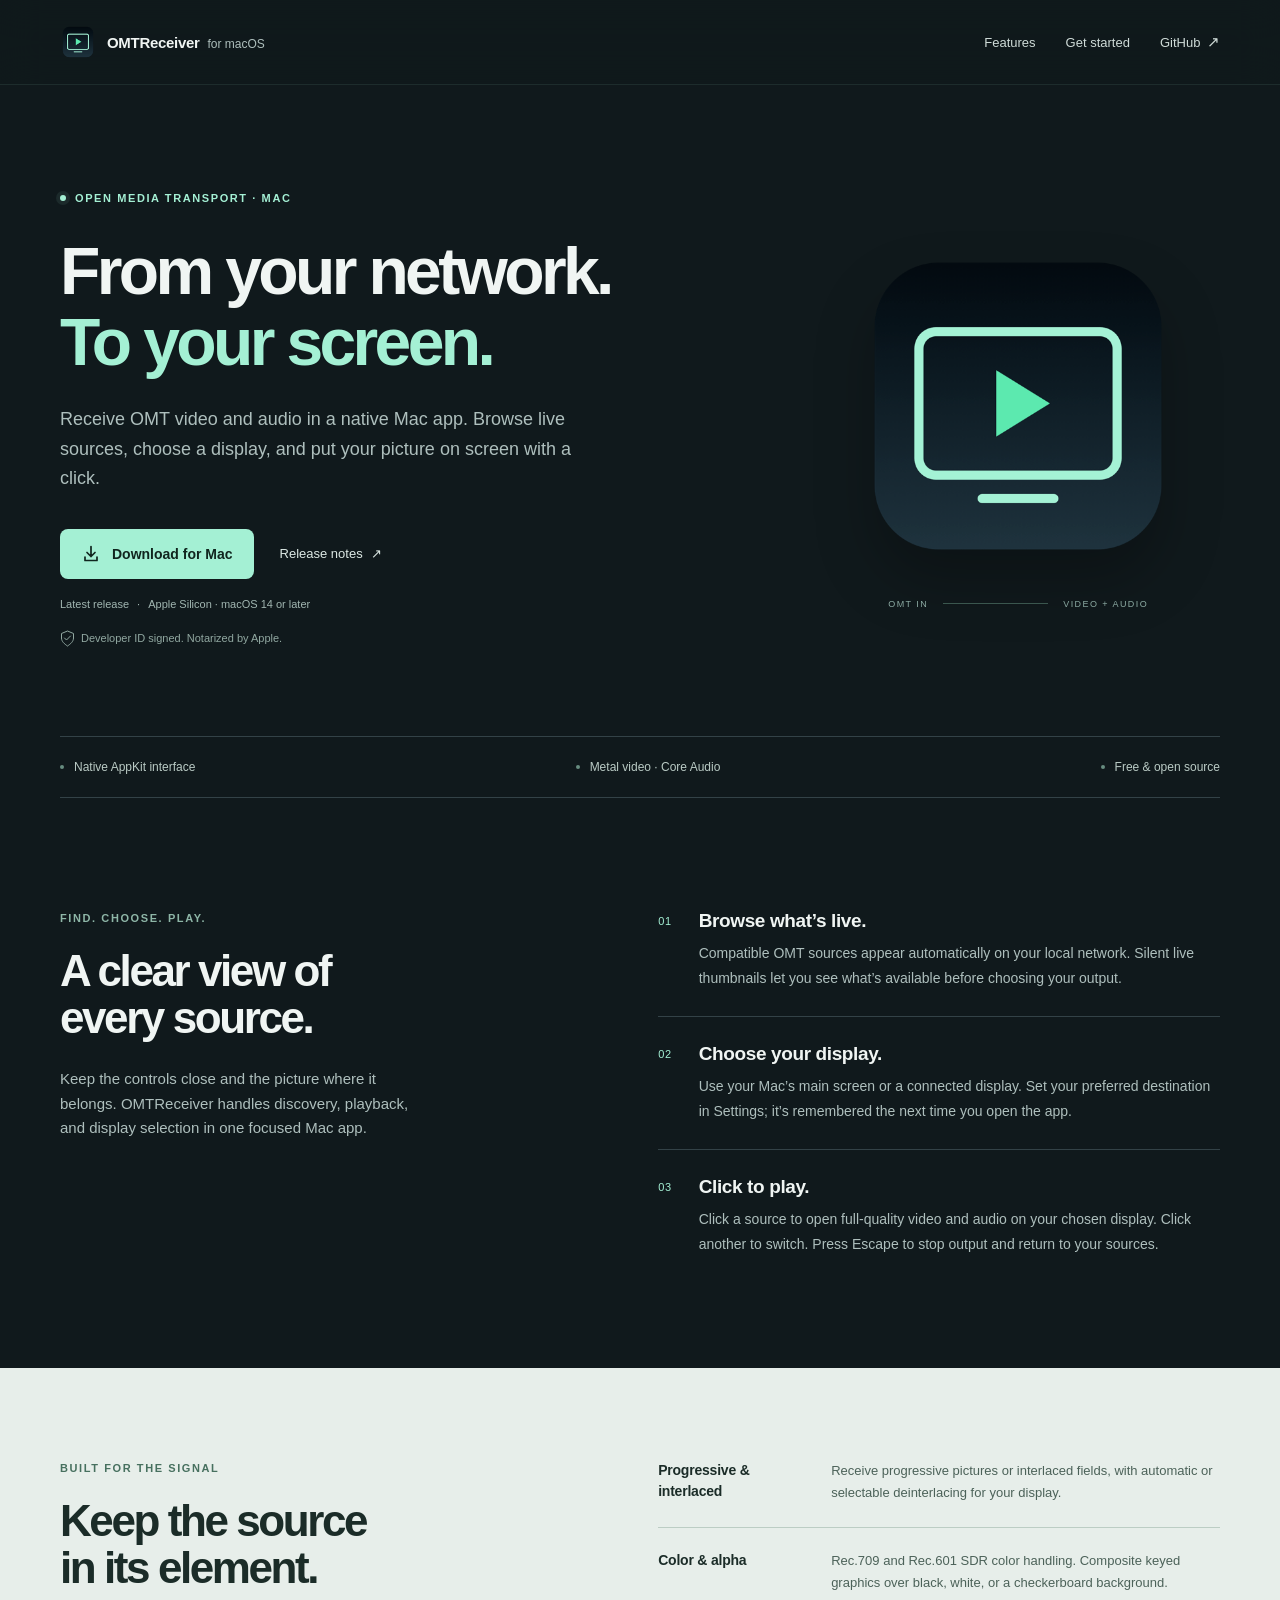
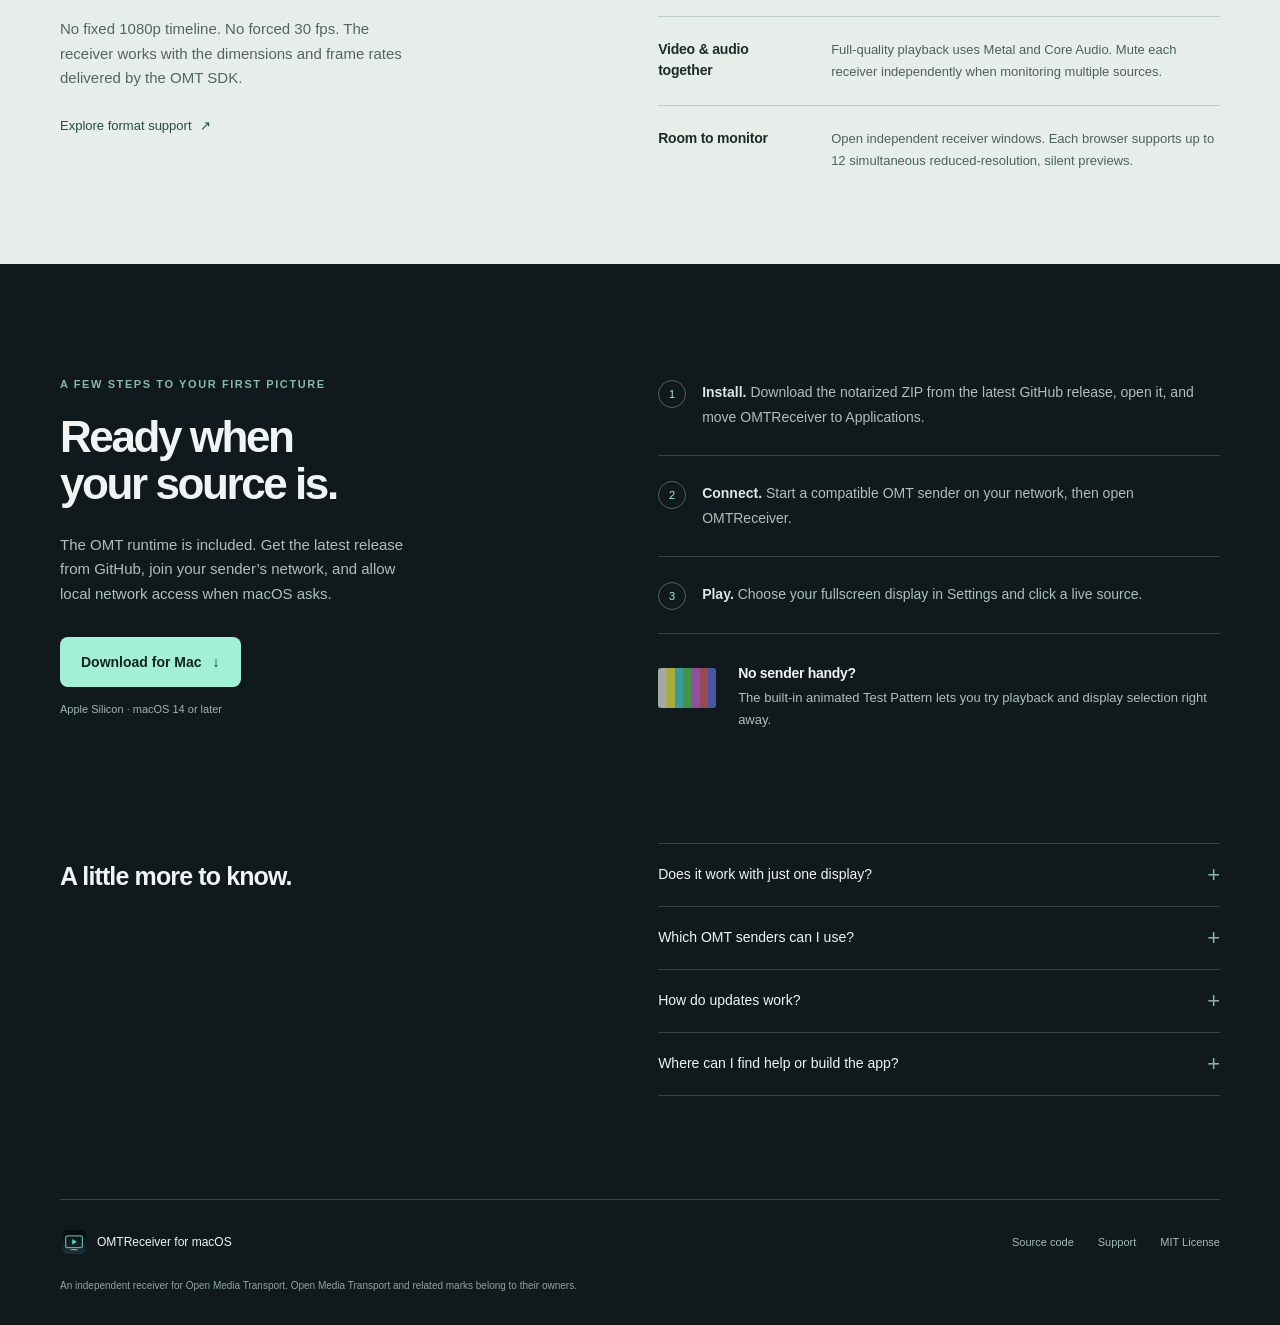
<file: site/index.html>
<!doctype html>
<html lang="en">
<head>
  <meta charset="utf-8">
  <meta name="viewport" content="width=device-width, initial-scale=1">
  <meta name="theme-color" content="#10191c">
  <meta name="description" content="Receive Open Media Transport video and audio in a native Mac app. Live source previews, display-aware full screen, and a built-in test pattern. Free and open source.">
  <meta property="og:type" content="website">
  <meta property="og:title" content="OMTReceiver for macOS">
  <meta property="og:description" content="From your network. To your screen. A native Mac app for Open Media Transport video and audio.">
  <meta property="og:url" content="https://sukujgrg.github.io/OMTReceiver-macOS/">
  <meta property="og:image" content="https://sukujgrg.github.io/OMTReceiver-macOS/assets/app-icon.png">
  <title>OMTReceiver — Open Media Transport for Mac</title>
  <link rel="canonical" href="https://sukujgrg.github.io/OMTReceiver-macOS/">
  <link rel="icon" type="image/png" href="assets/favicon.png">
  <link rel="stylesheet" href="styles.css">
</head>
<body>
  <a class="skip-link" href="#main">Skip to content</a>
  <header class="site-header">
    <div class="header-inner">
      <a class="brand" href="#" aria-label="OMTReceiver home">
        <img src="assets/favicon.png" width="36" height="36" alt="">
        <span>OMTReceiver <span class="brand-platform">for macOS</span></span>
      </a>
      <nav aria-label="Main navigation">
        <a href="#features">Features</a>
        <a href="#get-started">Get started</a>
        <a href="https://github.com/sukujgrg/OMTReceiver-macOS" class="source-link">GitHub <span aria-hidden="true">↗</span></a>
      </nav>
    </div>
  </header>

  <main id="main">
    <section class="hero page-width" aria-labelledby="hero-title">
      <div class="hero-copy">
        <p class="eyebrow"><span class="signal-dot" aria-hidden="true"></span> Open Media Transport · Mac</p>
        <h1 id="hero-title">From your network.<br><span>To your screen.</span></h1>
        <p class="hero-description">Receive OMT video and audio in a native Mac app. Browse live sources, choose a display, and put your picture on screen with a click.</p>
        <div class="hero-actions">
          <a class="button button-primary" href="https://github.com/sukujgrg/OMTReceiver-macOS/releases/latest">
            <svg viewBox="0 0 20 20" width="20" height="20" fill="none" aria-hidden="true"><path d="M10 2.5v10m-4-4 4 4 4-4M4 13v3.5h12V13" stroke="currentColor" stroke-width="1.7" stroke-linecap="round" stroke-linejoin="round"/></svg>
            Download for Mac
          </a>
          <a class="text-link" href="https://github.com/sukujgrg/OMTReceiver-macOS/releases/latest">Release notes <span aria-hidden="true">↗</span></a>
        </div>
        <p class="download-meta"><span>Latest release</span><span class="meta-separator" aria-hidden="true">·</span><span>Apple Silicon · macOS 14 or later</span></p>
        <p class="trust-note"><svg width="15" height="17" viewBox="0 0 15 17" fill="none" aria-hidden="true"><path d="m7.5 1 6 2.5V8c0 3.5-3 6-6 8-3-2-6-4.5-6-8V3.5l6-2.5Z" stroke="currentColor"/><path d="m4.5 8 2 2 4-4" stroke="currentColor" stroke-linecap="round" stroke-linejoin="round"/></svg> Developer ID signed. Notarized by Apple.</p>
      </div>
      <div class="hero-art" aria-hidden="true">
        <div class="icon-stage"><img src="assets/app-icon.png" width="512" height="512" alt="" fetchpriority="high"></div>
        <div class="art-caption"><span>OMT IN</span><span class="caption-rule"></span><span>VIDEO + AUDIO</span></div>
      </div>
    </section>

    <div class="capabilities page-width" aria-label="At a glance">
      <span>Native AppKit interface</span>
      <span>Metal video · Core Audio</span>
      <span>Free &amp; open source</span>
    </div>

    <section class="workflow page-width section-space" id="features" aria-labelledby="workflow-title">
      <div class="section-heading">
        <p class="eyebrow">Find. Choose. Play.</p>
        <h2 id="workflow-title">A clear view of<br>every source.</h2>
        <p>Keep the controls close and the picture where it belongs. OMTReceiver handles discovery, playback, and display selection in one focused Mac app.</p>
      </div>
      <ol class="workflow-list">
        <li><span class="step-number" aria-hidden="true">01</span><div><h3>Browse what’s live.</h3><p>Compatible OMT sources appear automatically on your local network. Silent live thumbnails let you see what’s available before choosing your output.</p></div></li>
        <li><span class="step-number" aria-hidden="true">02</span><div><h3>Choose your display.</h3><p>Use your Mac’s main screen or a connected display. Set your preferred destination in Settings; it’s remembered the next time you open the app.</p></div></li>
        <li><span class="step-number" aria-hidden="true">03</span><div><h3>Click to play.</h3><p>Click a source to open full-quality video and audio on your chosen display. Click another to switch. Press Escape to stop output and return to your sources.</p></div></li>
      </ol>
    </section>

    <section class="details-section" aria-labelledby="details-title">
      <div class="page-width details-inner">
        <div class="details-heading">
          <p class="eyebrow">Built for the signal</p>
          <h2 id="details-title">Keep the source<br>in its element.</h2>
          <p>No fixed 1080p timeline. No forced 30 fps. The receiver works with the dimensions and frame rates delivered by the OMT SDK.</p>
          <a class="text-link" href="https://github.com/sukujgrg/OMTReceiver-macOS#video-and-audio-formats">Explore format support <span aria-hidden="true">↗</span></a>
        </div>
        <dl class="format-list">
          <div><dt>Progressive &amp; interlaced</dt><dd>Receive progressive pictures or interlaced fields, with automatic or selectable deinterlacing for your display.</dd></div>
          <div><dt>Color &amp; alpha</dt><dd>Rec.709 and Rec.601 SDR color handling. Composite keyed graphics over black, white, or a checkerboard background.</dd></div>
          <div><dt>Video &amp; audio together</dt><dd>Full-quality playback uses Metal and Core Audio. Mute each receiver independently when monitoring multiple sources.</dd></div>
          <div><dt>Room to monitor</dt><dd>Open independent receiver windows. Each browser supports up to 12 simultaneous reduced-resolution, silent previews.</dd></div>
        </dl>
      </div>
    </section>

    <section class="getting-started page-width section-space" id="get-started" aria-labelledby="setup-title">
      <div class="setup-heading">
        <p class="eyebrow">A few steps to your first picture</p>
        <h2 id="setup-title">Ready when<br>your source is.</h2>
        <p>The OMT runtime is included. Get the latest release from GitHub, join your sender’s network, and allow local network access when macOS asks.</p>
        <a class="button button-primary" href="https://github.com/sukujgrg/OMTReceiver-macOS/releases/latest">Download for Mac <span aria-hidden="true">↓</span></a>
        <p class="setup-requirements">Apple Silicon · macOS 14 or later</p>
      </div>
      <div class="setup-content">
        <ol class="install-steps">
          <li><strong>Install.</strong> Download the notarized ZIP from the latest GitHub release, open it, and move OMTReceiver to Applications.</li>
          <li><strong>Connect.</strong> Start a compatible OMT sender on your network, then open OMTReceiver.</li>
          <li><strong>Play.</strong> Choose your fullscreen display in Settings and click a live source.</li>
        </ol>
        <div class="test-pattern-note">
          <span class="test-bars" aria-hidden="true"><i></i><i></i><i></i><i></i><i></i><i></i><i></i></span>
          <div><h3>No sender handy?</h3><p>The built-in animated Test Pattern lets you try playback and display selection right away.</p></div>
        </div>
      </div>
    </section>

    <section class="questions page-width" aria-labelledby="questions-title">
      <h2 id="questions-title">A little more to know.</h2>
      <div class="question-list">
        <details><summary>Does it work with just one display?</summary><p>Yes. Your Mac’s main screen is the default fullscreen destination, so an external display is optional. Use Show Sources to bring the browser back, or press Escape to stop playback.</p></details>
        <details><summary>Which OMT senders can I use?</summary><p>Any compatible Open Media Transport sender. OMTReceiver is a generic receiver; eucaly, official OMT tools, and the OMT plugin for OBS are examples. You can also connect directly to a sender address or configure an OMT Discovery Server in Settings.</p></details>
        <details><summary>How do updates work?</summary><p>OMTReceiver includes Sparkle for signed updates. Choose Check for Updates in the OMTReceiver menu, or manage automatic checks in Settings. Installation and restart stay under your control.</p></details>
        <details><summary>Where can I find help or build the app?</summary><p>The <a href="https://github.com/sukujgrg/OMTReceiver-macOS#readme">project README</a> covers setup, display behavior, format support, and building the complete Xcode project. If you run into a problem, <a href="https://github.com/sukujgrg/OMTReceiver-macOS/issues">open a GitHub issue</a> with your macOS version and source format.</p></details>
      </div>
    </section>
  </main>

  <footer class="site-footer page-width">
    <div class="footer-brand"><img src="assets/favicon.png" width="28" height="28" alt=""><span>OMTReceiver for macOS</span></div>
    <nav aria-label="Project links"><a href="https://github.com/sukujgrg/OMTReceiver-macOS">Source code</a><a href="https://github.com/sukujgrg/OMTReceiver-macOS/issues">Support</a><a href="https://github.com/sukujgrg/OMTReceiver-macOS/blob/main/LICENSE">MIT License</a></nav>
    <p>An independent receiver for Open Media Transport. Open Media Transport and related marks belong to their owners.</p>
  </footer>
</body>
</html>
</file>
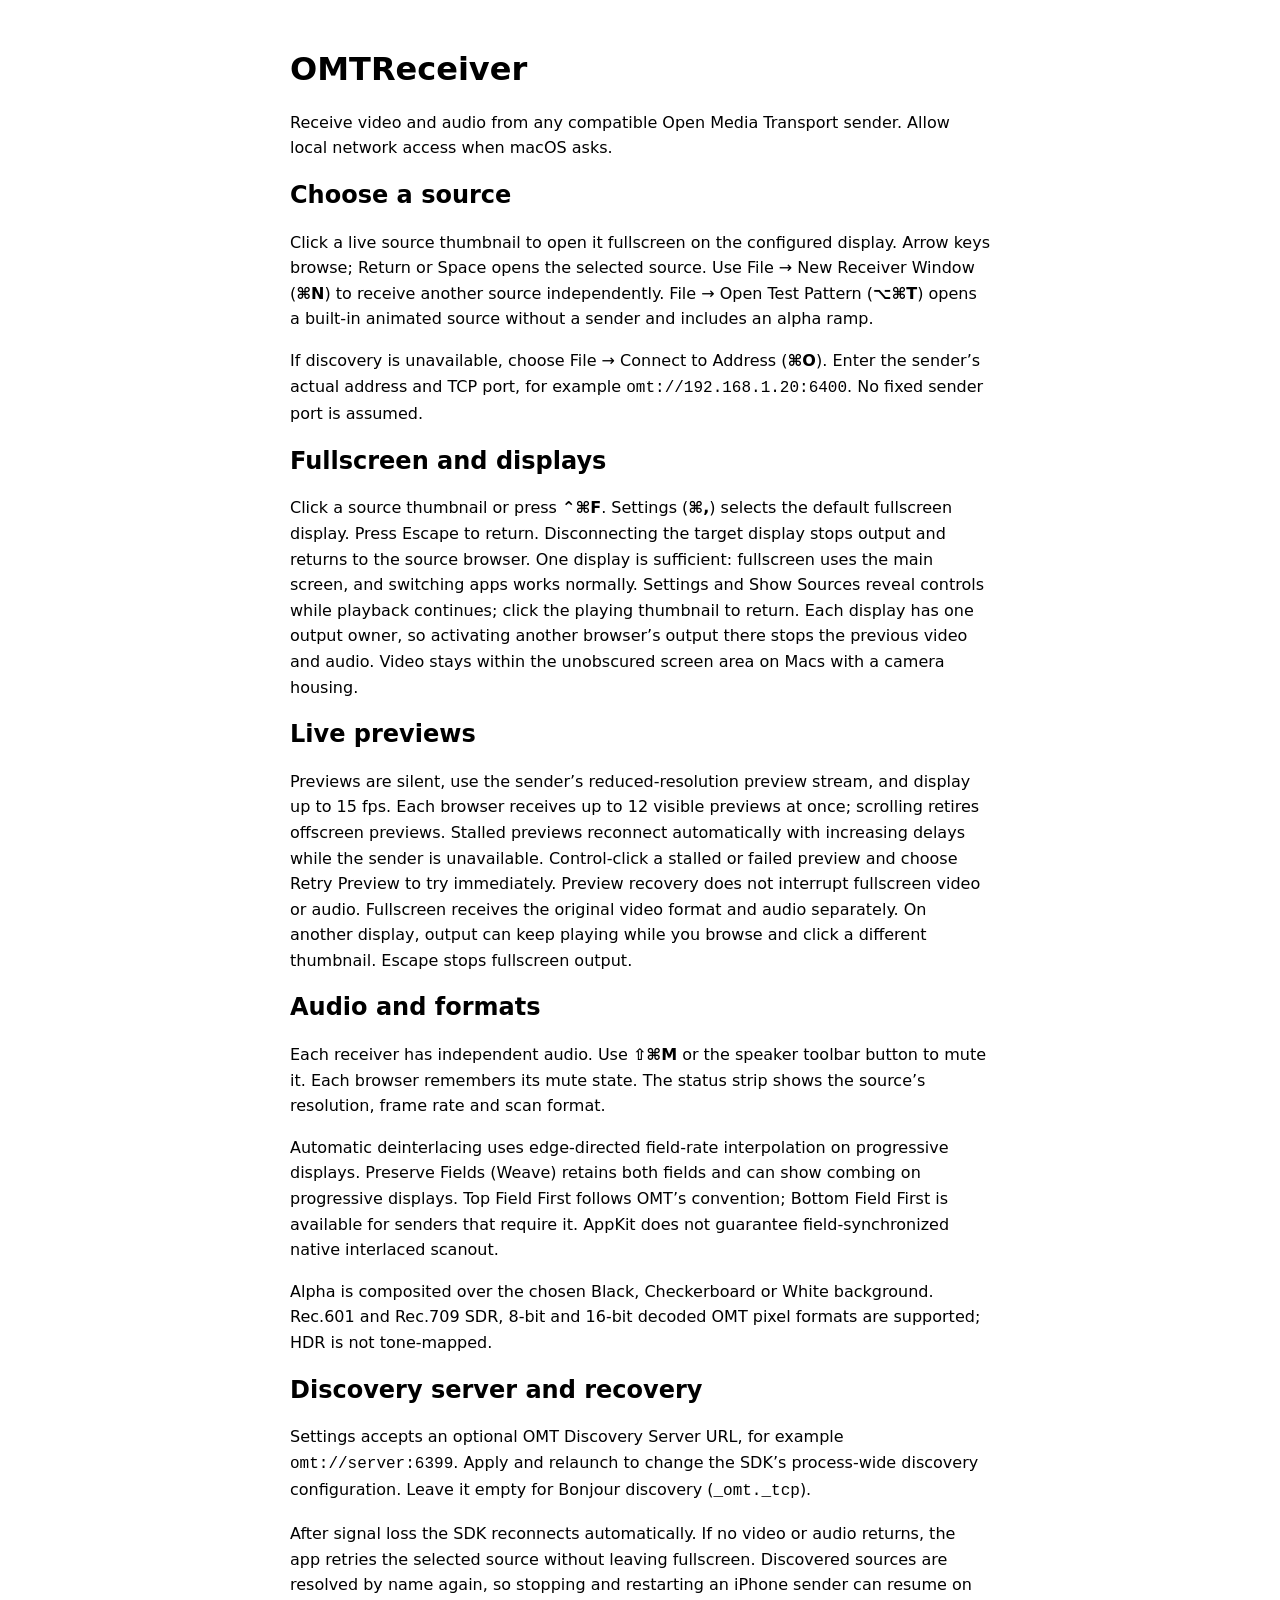
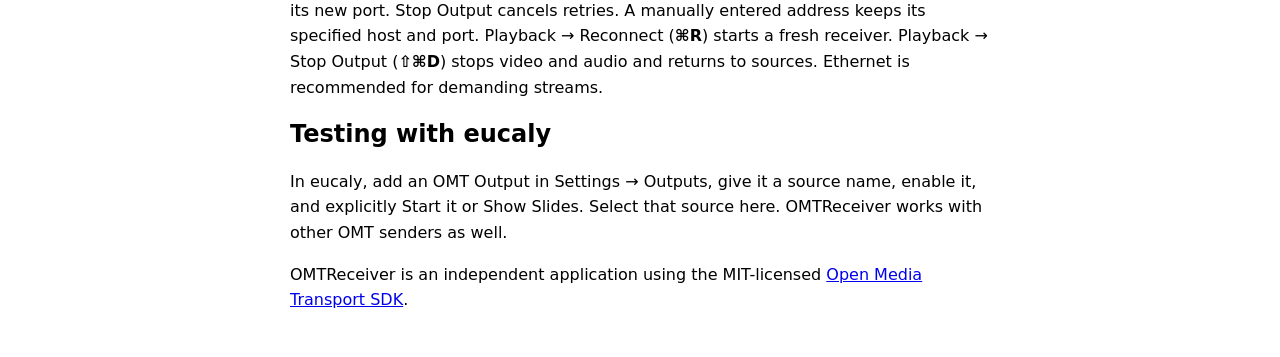
<file: OMTReceiver/Resources/Help.html>
<!doctype html><html lang="en"><meta charset="utf-8"><title>OMTReceiver Help</title><style>html{color-scheme:light dark}body{font:16px system-ui;max-width:700px;margin:50px auto;padding:0 24px;line-height:1.6}h1,h2{line-height:1.2}kbd{font:inherit;font-weight:600}</style>
<h1>OMTReceiver</h1><p>Receive video and audio from any compatible Open Media Transport sender. Allow local network access when macOS asks.</p>
<h2>Choose a source</h2><p>Click a live source thumbnail to open it fullscreen on the configured display. Arrow keys browse; Return or Space opens the selected source. Use File → New Receiver Window (<kbd>⌘N</kbd>) to receive another source independently. File → Open Test Pattern (<kbd>⌥⌘T</kbd>) opens a built-in animated source without a sender and includes an alpha ramp.</p><p>If discovery is unavailable, choose File → Connect to Address (<kbd>⌘O</kbd>). Enter the sender’s actual address and TCP port, for example <code>omt://192.168.1.20:6400</code>. No fixed sender port is assumed.</p>
<h2>Fullscreen and displays</h2><p>Click a source thumbnail or press <kbd>⌃⌘F</kbd>. Settings (<kbd>⌘,</kbd>) selects the default fullscreen display. Press Escape to return. Disconnecting the target display stops output and returns to the source browser. One display is sufficient: fullscreen uses the main screen, and switching apps works normally. Settings and Show Sources reveal controls while playback continues; click the playing thumbnail to return. Each display has one output owner, so activating another browser’s output there stops the previous video and audio. Video stays within the unobscured screen area on Macs with a camera housing.</p>
<h2>Live previews</h2><p>Previews are silent, use the sender’s reduced-resolution preview stream, and display up to 15 fps. Each browser receives up to 12 visible previews at once; scrolling retires offscreen previews. Stalled previews reconnect automatically with increasing delays while the sender is unavailable. Control-click a stalled or failed preview and choose Retry Preview to try immediately. Preview recovery does not interrupt fullscreen video or audio. Fullscreen receives the original video format and audio separately. On another display, output can keep playing while you browse and click a different thumbnail. Escape stops fullscreen output.</p><h2>Audio and formats</h2><p>Each receiver has independent audio. Use <kbd>⇧⌘M</kbd> or the speaker toolbar button to mute it. Each browser remembers its mute state. The status strip shows the source’s resolution, frame rate and scan format.</p><p>Automatic deinterlacing uses edge-directed field-rate interpolation on progressive displays. Preserve Fields (Weave) retains both fields and can show combing on progressive displays. Top Field First follows OMT’s convention; Bottom Field First is available for senders that require it. AppKit does not guarantee field-synchronized native interlaced scanout.</p><p>Alpha is composited over the chosen Black, Checkerboard or White background. Rec.601 and Rec.709 SDR, 8-bit and 16-bit decoded OMT pixel formats are supported; HDR is not tone-mapped.</p>
<h2>Discovery server and recovery</h2><p>Settings accepts an optional OMT Discovery Server URL, for example <code>omt://server:6399</code>. Apply and relaunch to change the SDK’s process-wide discovery configuration. Leave it empty for Bonjour discovery (<code>_omt._tcp</code>).</p><p>After signal loss the SDK reconnects automatically. If no video or audio returns, the app retries the selected source without leaving fullscreen. Discovered sources are resolved by name again, so stopping and restarting an iPhone sender can resume on its new port. Stop Output cancels retries. A manually entered address keeps its specified host and port. Playback → Reconnect (<kbd>⌘R</kbd>) starts a fresh receiver. Playback → Stop Output (<kbd>⇧⌘D</kbd>) stops video and audio and returns to sources. Ethernet is recommended for demanding streams.</p>
<h2>Testing with eucaly</h2><p>In eucaly, add an OMT Output in Settings → Outputs, give it a source name, enable it, and explicitly Start it or Show Slides. Select that source here. OMTReceiver works with other OMT senders as well.</p>
<p>OMTReceiver is an independent application using the MIT-licensed <a href="https://github.com/openmediatransport/libomtnet">Open Media Transport SDK</a>.</p></html>
</file>
<file: site/styles.css>
:root{color-scheme:dark;--bg:#10191c;--surface:#152125;--text:#f0f5f3;--secondary:#aebfbd;--mint:#a4f0d4;--line:#334247;--max-width:1160px;font-family:-apple-system,BlinkMacSystemFont,"Segoe UI",sans-serif;font-synthesis:none;text-rendering:optimizeLegibility;-webkit-font-smoothing:antialiased;scroll-behavior:smooth;scroll-padding-top:100px}
*{box-sizing:border-box}body{margin:0;background:var(--bg);color:var(--text)}a{color:inherit;text-decoration:none}button,a,summary{-webkit-tap-highlight-color:transparent}a:focus-visible,summary:focus-visible{outline:3px solid var(--mint);outline-offset:6px;border-radius:4px}p{margin:0;color:var(--secondary);line-height:1.65}h1,h2,h3{margin:0;font-weight:600}h1,h2{letter-spacing:-.055em;line-height:1.08}h3{letter-spacing:-.02em}svg{flex-shrink:0}.page-width{width:min(var(--max-width),calc(100% - 96px));margin-inline:auto}.section-space{padding-block:112px}.eyebrow{text-transform:uppercase;letter-spacing:.145em;font-size:11px;font-weight:600;line-height:1.5}.skip-link{position:fixed;top:-80px;left:20px;z-index:20;padding:12px 20px;background:var(--mint);color:var(--bg);border-radius:6px}.skip-link:focus{top:16px}
.site-header{position:sticky;top:0;z-index:5;background:rgba(16,25,28,.92);border-bottom:1px solid rgba(164,240,212,.09);backdrop-filter:blur(20px);-webkit-backdrop-filter:blur(20px)}.header-inner{width:min(var(--max-width),calc(100% - 96px));margin:auto;min-height:84px;display:flex;align-items:center;justify-content:space-between;gap:32px}.brand{display:flex;align-items:center;gap:11px;font-size:15px;font-weight:600;white-space:nowrap;letter-spacing:-.02em}.brand img{width:36px;height:36px}.brand-platform{font-size:12px;color:var(--secondary);font-weight:400;margin-left:4px;letter-spacing:0}.site-header nav{display:flex;align-items:center;gap:30px;font-size:13px;color:#cfdbd8}.site-header nav a:hover,.site-footer a:hover{color:var(--mint)}.source-link span{font-size:15px;margin-left:3px}
.hero{display:grid;grid-template-columns:1.35fr .75fr;align-items:center;gap:30px;padding-top:105px;padding-bottom:89px}.hero .eyebrow{display:flex;align-items:center;gap:9px;color:var(--mint);margin-bottom:29px}.signal-dot{width:6px;height:6px;background:var(--mint);border-radius:50%;box-shadow:0 0 0 4px rgba(164,240,212,.08)}h1{font-size:clamp(44px,5.2vw,66px);font-weight:600;white-space:nowrap}h1 span{color:var(--mint)}.hero-description{font-size:18px;max-width:540px;margin-top:27px;line-height:1.65}.hero-actions{display:flex;gap:26px;align-items:center;margin-top:35px}.button{display:inline-flex;justify-content:center;align-items:center;gap:11px;min-height:50px;padding:13px 21px;font-size:14px;font-weight:600;border-radius:8px;transition:background-color .15s,transform .15s}.button-primary{background:var(--mint);color:#10251e}.button-primary:hover{background:#c4f9e7;transform:translateY(-1px)}.text-link{display:inline-flex;align-items:center;gap:8px;font-size:13px;line-height:1.5;color:#dce8e4}.text-link:hover{text-decoration:underline;text-underline-offset:4px}.download-meta{display:flex;flex-wrap:wrap;gap:8px;font-size:11px;margin-top:16px;color:#a1b6b1}.trust-note{font-size:11px;color:#91a8a1;display:flex;align-items:center;gap:6px;margin-top:16px}.hero-art{align-self:center;display:flex;flex-direction:column;align-items:center;position:relative;padding-top:10px}.icon-stage{width:100%;max-width:334px;aspect-ratio:1;display:grid;place-items:center}.icon-stage img{display:block;width:100%;height:auto;filter:drop-shadow(0 30px 28px rgba(0,0,0,.25))}.art-caption{display:flex;align-items:center;gap:15px;width:78%;max-width:260px;margin-top:26px;font-size:9px;letter-spacing:.16em;color:#91b1a9;white-space:nowrap}.caption-rule{height:1px;flex:1;background:#3d5b52}.capabilities{border-top:1px solid var(--line);border-bottom:1px solid var(--line);display:flex;justify-content:space-between;gap:20px;padding-block:23px;font-size:12px;color:#bacbc5}.capabilities span{display:flex;align-items:center;gap:10px}.capabilities span:before{content:"";width:4px;height:4px;border-radius:50%;background:#678d80}
.workflow{display:grid;grid-template-columns:1fr 1.18fr;gap:122px}.section-heading .eyebrow{margin-bottom:20px;color:#8eb6a7}h2{font-size:44px}.section-heading>p:last-child{max-width:365px;font-size:15px;margin-top:25px}.workflow-list{list-style:none;padding:0;margin:0}.workflow-list li{display:flex;gap:27px;padding-block:26px;border-top:1px solid var(--line)}.workflow-list li:first-child{padding-top:0;border-top:0}.workflow-list li:last-child{padding-bottom:0}.step-number{font-size:11px;font-weight:500;color:var(--mint);padding-top:5px;letter-spacing:.06em}.workflow-list h3{font-size:19px;margin-bottom:9px}.workflow-list p{font-size:14px;line-height:1.75}
.details-section{background:#e7eeea;color:#1b2c28}.details-inner{display:grid;grid-template-columns:1fr 1.18fr;gap:122px;padding-block:92px}.details-heading .eyebrow{color:#47705f;margin-bottom:20px}.details-heading p:not(.eyebrow){color:#52665e;max-width:350px;font-size:15px;margin-top:25px}.details-heading .text-link{color:#274b3e;margin-top:25px;font-weight:500}.details-section a:focus-visible{outline-color:#274b3e}.format-list{margin:0}.format-list>div{display:grid;grid-template-columns:148px 1fr;gap:25px;border-top:1px solid #bccdc4;padding-block:22px}.format-list>div:first-child{border-top:0;padding-top:0}.format-list>div:last-child{padding-bottom:0}.format-list dt{font-size:14px;font-weight:600;line-height:1.5;letter-spacing:-.015em}.format-list dd{margin:0;font-size:13px;color:#4c6259;line-height:1.7}
.getting-started{display:grid;grid-template-columns:1fr 1.18fr;gap:122px}.setup-heading .eyebrow{color:#8eb6a7;margin-bottom:20px}.setup-heading>p:not(.eyebrow):not(.setup-requirements){font-size:15px;max-width:365px;margin-top:25px}.setup-heading .button{margin-top:30px}.setup-requirements{font-size:11px;margin-top:13px;color:#9eb5ab}.setup-content{padding-top:4px}.install-steps{list-style:none;counter-reset:install;padding:0;margin:0}.install-steps li{counter-increment:install;position:relative;padding:0 0 26px 44px;margin-bottom:25px;border-bottom:1px solid var(--line);font-size:14px;line-height:1.75;color:var(--secondary)}.install-steps li:before{content:counter(install);position:absolute;left:0;top:0;width:26px;height:26px;display:grid;place-items:center;border:1px solid #4d655d;border-radius:50%;color:var(--mint);font-size:11px;font-weight:500}.install-steps strong{color:#dce8e3;font-weight:600}.test-pattern-note{display:flex;gap:22px;align-items:flex-start;padding:6px 0 0}.test-pattern-note h3{font-size:14px;margin-bottom:6px}.test-pattern-note p{font-size:13px;line-height:1.7}.test-bars{display:flex;flex-shrink:0;width:58px;height:40px;border-radius:3px;overflow:hidden;margin-top:3px;opacity:.75}.test-bars i{flex:1;background:#d7d8d3}.test-bars i:nth-child(2){background:#dddd50}.test-bars i:nth-child(3){background:#49c7c5}.test-bars i:nth-child(4){background:#54bf55}.test-bars i:nth-child(5){background:#bd61c8}.test-bars i:nth-child(6){background:#c75b60}.test-bars i:nth-child(7){background:#606ad0}
.questions{display:grid;grid-template-columns:1fr 1.18fr;gap:122px;padding-bottom:103px}.questions h2{font-size:25px;letter-spacing:-.035em;padding-top:20px}.question-list details{border-top:1px solid var(--line)}.question-list details:last-child{border-bottom:1px solid var(--line)}.question-list summary{list-style:none;cursor:pointer;display:flex;align-items:center;justify-content:space-between;gap:18px;padding:20px 0;font-size:14px;font-weight:500;line-height:1.4}.question-list summary::-webkit-details-marker{display:none}.question-list summary:after{content:"+";font-size:22px;font-weight:300;color:#83b5a0;line-height:1;flex-shrink:0}.question-list details[open] summary:after{content:"−"}.question-list p{font-size:13px;line-height:1.8;margin-bottom:22px;padding-right:28px}.question-list p a{color:var(--mint);text-decoration:underline;text-underline-offset:3px}.site-footer{border-top:1px solid var(--line);padding-top:28px;padding-bottom:31px;display:grid;grid-template-columns:1fr auto;align-items:center;gap:22px}.footer-brand{display:flex;gap:9px;align-items:center;font-size:12px;font-weight:500}.site-footer nav{display:flex;gap:24px;font-size:11px;color:#a5bcb1}.site-footer>p{grid-column:1/-1;font-size:10px;color:#8da69c;max-width:660px;line-height:1.6}
@media(min-width:1440px){.hero{padding-top:125px;padding-bottom:110px}}
@media(max-width:1050px){.page-width,.header-inner{width:calc(100% - 64px)}.hero{grid-template-columns:1.4fr .7fr;gap:22px;padding-top:85px;padding-bottom:72px}h1{font-size:clamp(42px,5.1vw,58px)}.hero-description{font-size:16px}.hero-art{padding-top:0}.art-caption{gap:8px;font-size:8px}.workflow,.details-inner,.getting-started,.questions{gap:66px;grid-template-columns:1fr 1.16fr}h2{font-size:39px}.format-list>div{grid-template-columns:1fr;gap:6px}.section-space{padding-block:88px}.details-inner{padding-block:80px}.questions{padding-bottom:86px}}
@media(max-width:760px){.page-width,.header-inner{width:calc(100% - 44px)}.header-inner{min-height:72px;gap:18px}.brand{font-size:14px;gap:7px}.brand img{width:30px;height:30px}.brand-platform{display:none}.site-header nav{gap:20px;font-size:12px}.site-header nav a:first-child{display:none}.hero{padding-top:64px;padding-bottom:53px;grid-template-columns:1fr;gap:35px}.hero .eyebrow{margin-bottom:22px;font-size:10px}h1{font-size:clamp(39px,7.9vw,58px);white-space:normal}.hero-description{max-width:535px;margin-top:24px;font-size:16px}.hero-actions{margin-top:28px;gap:23px}.hero-art{display:none}.capabilities{gap:14px;padding-block:20px;flex-wrap:wrap;justify-content:flex-start;font-size:11px}.capabilities span{gap:7px}.capabilities span:not(:last-child){margin-right:13px}.workflow,.details-inner,.getting-started,.questions{grid-template-columns:1fr;gap:42px}.section-space{padding-block:70px}h2{font-size:39px}.section-heading>p:last-child,.details-heading p:not(.eyebrow),.setup-heading>p:not(.eyebrow):not(.setup-requirements){max-width:510px}.workflow-list li{gap:23px}.workflow-list li:first-child{border-top:1px solid var(--line);padding-top:25px}.workflow-list h3{font-size:18px}.details-inner{padding-block:66px;gap:38px}.format-list>div{grid-template-columns:minmax(130px,.7fr) 1fr;gap:22px;padding-block:20px}.format-list>div:first-child{border-top:1px solid #bccdc4;padding-top:20px}.getting-started{gap:37px}.setup-content{padding-top:0}.install-steps li{margin-bottom:22px;padding-bottom:22px}.questions{gap:15px;padding-bottom:66px}.questions h2{font-size:25px;padding-top:0}.site-footer{grid-template-columns:1fr;gap:20px;padding-top:25px;padding-bottom:28px}.site-footer nav{gap:25px}.site-footer>p{grid-column:1}.meta-separator{display:none}.download-meta{column-gap:0;row-gap:4px;flex-direction:column}.trust-note{margin-top:14px}}
@media(max-width:380px){.page-width,.header-inner{width:calc(100% - 36px)}.site-header nav{gap:15px;font-size:11px}h1{font-size:37px}.hero-actions{align-items:flex-start;flex-direction:column;gap:17px}.format-list>div{grid-template-columns:1fr;gap:7px}.button{font-size:13px}}
@media(prefers-reduced-motion:reduce){:root{scroll-behavior:auto}.button{transition:none}.button-primary:hover{transform:none}}
@media print{.site-header{position:static}.hero-art,.hero-actions,.setup-heading .button{display:none}body{background:#fff;color:#111}p{color:#333}.page-width,.header-inner{width:100%}.hero,.section-space,.details-inner,.questions{padding-block:24px}.details-section{background:#fff}h1 span{color:#111}a{text-decoration:underline}.capabilities{color:#333}.question-list details p{display:block}.trust-note{color:#333}}
</file>
